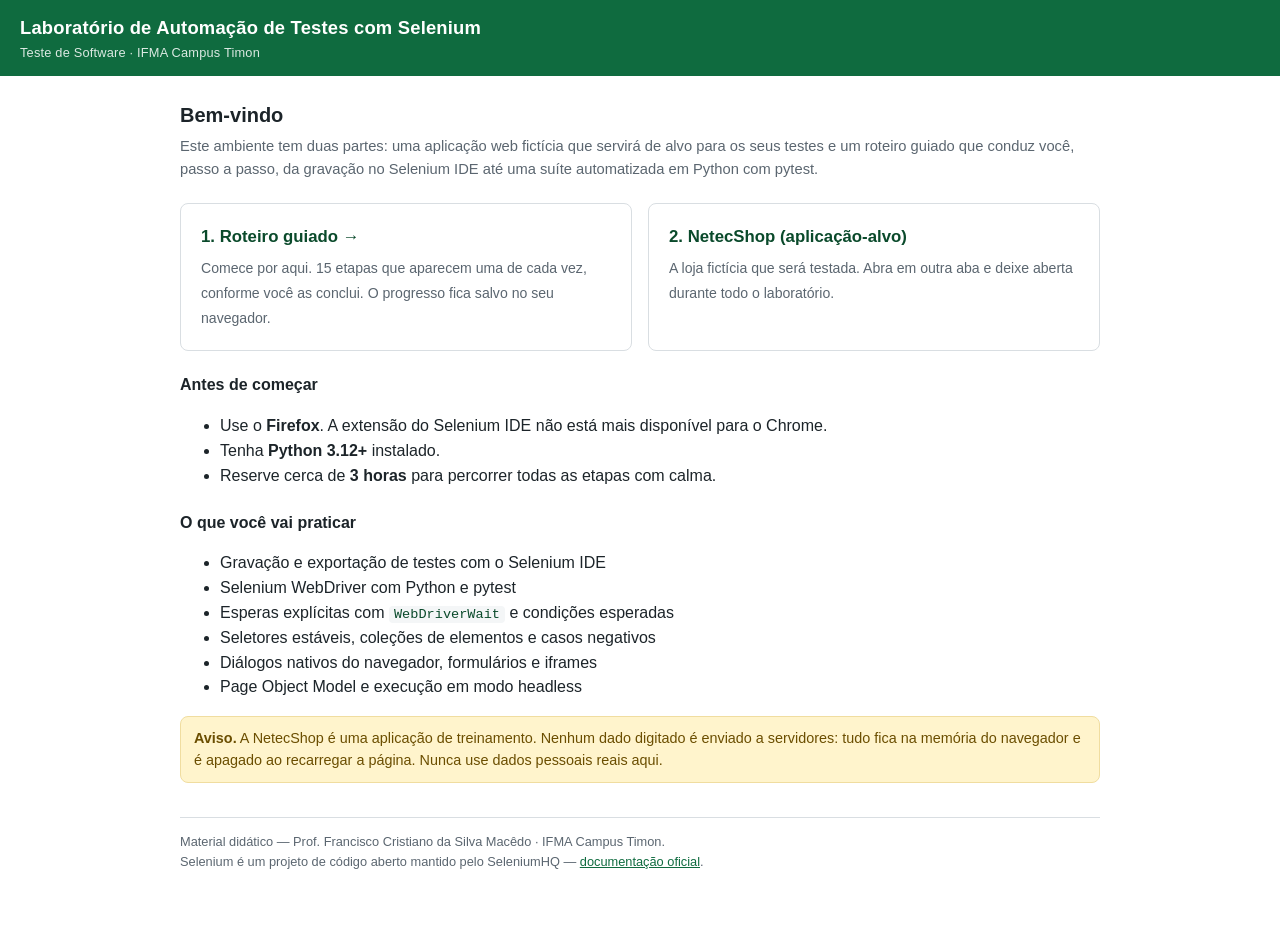
<file: index.html>
<!DOCTYPE html>
<html lang="pt-BR">
<head>
<meta charset="UTF-8">
<meta name="viewport" content="width=device-width, initial-scale=1.0">
<title>Laboratório de Automação de Testes com Selenium - IFMA Campus Timon</title>
<link rel="stylesheet" href="assets/estilo.css">
</head>
<body>

<header class="cabecalho">
  <h1>Laboratório de Automação de Testes com Selenium
    <span class="sub">Teste de Software &middot; IFMA Campus Timon</span>
  </h1>
</header>

<main class="conteudo">

  <h2>Bem-vindo</h2>
  <p class="descricao">
    Este ambiente tem duas partes: uma aplicação web fictícia que servirá de alvo para os seus testes
    e um roteiro guiado que conduz você, passo a passo, da gravação no Selenium IDE até uma suíte
    automatizada em Python com pytest.
  </p>

  <div class="cartoes">
    <a class="cartao" href="roteiro.html">
      <strong>1. Roteiro guiado &#8594;</strong>
      <span>Comece por aqui. 15 etapas que aparecem uma de cada vez, conforme você as conclui.
      O progresso fica salvo no seu navegador.</span>
    </a>
    <a class="cartao" href="app.html">
      <strong>2. NetecShop (aplicação-alvo)</strong>
      <span>A loja fictícia que será testada. Abra em outra aba e deixe aberta durante todo o laboratório.</span>
    </a>
  </div>

  <h3>Antes de começar</h3>
  <ul>
    <li>Use o <strong>Firefox</strong>. A extensão do Selenium IDE não está mais disponível para o Chrome.</li>
    <li>Tenha <strong>Python 3.12+</strong> instalado.</li>
    <li>Reserve cerca de <strong>3 horas</strong> para percorrer todas as etapas com calma.</li>
  </ul>

  <h3>O que você vai praticar</h3>
  <ul>
    <li>Gravação e exportação de testes com o Selenium IDE</li>
    <li>Selenium WebDriver com Python e pytest</li>
    <li>Esperas explícitas com <code class="inline">WebDriverWait</code> e condições esperadas</li>
    <li>Seletores estáveis, coleções de elementos e casos negativos</li>
    <li>Diálogos nativos do navegador, formulários e iframes</li>
    <li>Page Object Model e execução em modo headless</li>
  </ul>

  <div class="msg msg-aviso">
    <strong>Aviso.</strong> A NetecShop é uma aplicação de treinamento. Nenhum dado digitado é enviado
    a servidores: tudo fica na memória do navegador e é apagado ao recarregar a página.
    Nunca use dados pessoais reais aqui.
  </div>

  <footer class="rodape">
    Material didático &mdash; Prof. Francisco Cristiano da Silva Macêdo &middot; IFMA Campus Timon.<br>
    Selenium é um projeto de código aberto mantido pelo SeleniumHQ &mdash;
    <a href="https://www.selenium.dev/documentation/" target="_blank" rel="noopener">documentação oficial</a>.
  </footer>

</main>
</body>
</html>
</file>
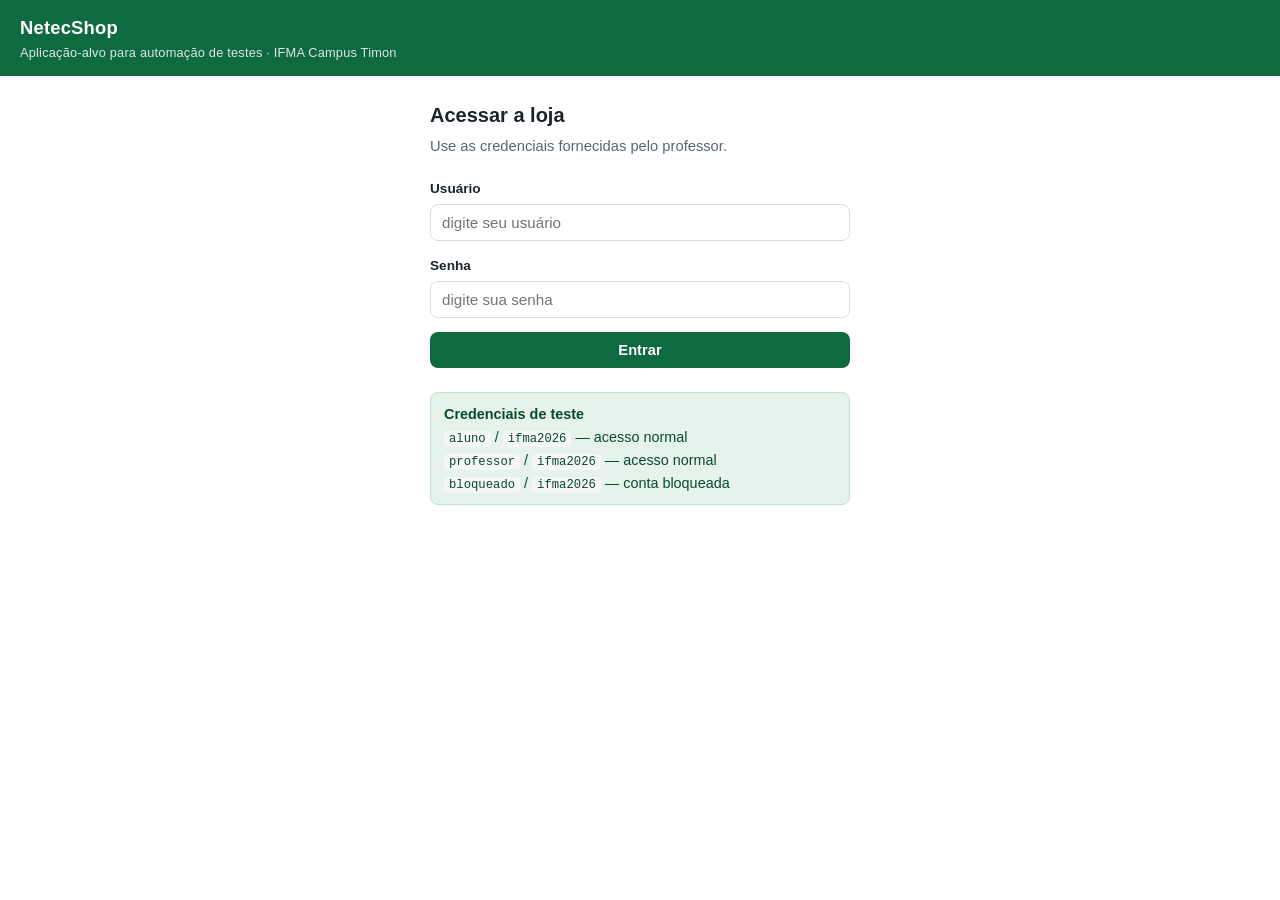
<file: app.html>
<!DOCTYPE html>
<html lang="pt-BR">
<head>
<meta charset="UTF-8">
<meta name="viewport" content="width=device-width, initial-scale=1.0">
<title>NetecShop - Aplicação-alvo de testes</title>
<link rel="stylesheet" href="assets/estilo.css">
</head>
<body>

<header class="cabecalho">
  <h1>NetecShop
    <span class="sub">Aplicação-alvo para automação de testes &middot; IFMA Campus Timon</span>
  </h1>
  <div class="barra-usuario" id="barra-usuario" style="display:none">
    <span id="ola-usuario"></span>
    <span>Carrinho: <strong id="contador-carrinho">0</strong></span>
    <button class="secundario" id="btn-sair">Sair</button>
  </div>
</header>

<!-- ======================= TELA 1: LOGIN ======================= -->
<main class="conteudo conteudo-estreito tela" id="tela-login">
  <h2>Acessar a loja</h2>
  <p class="descricao">Use as credenciais fornecidas pelo professor.</p>

  <div class="campo">
    <label for="usuario">Usuário</label>
    <input type="text" id="usuario" name="usuario" autocomplete="off" placeholder="digite seu usuário">
  </div>

  <div class="campo">
    <label for="senha">Senha</label>
    <input type="password" id="senha" name="senha" autocomplete="off" placeholder="digite sua senha">
  </div>

  <button id="btn-entrar" class="bloco">Entrar</button>

  <div class="carregando oculto" id="carregando">
    <span class="spinner"></span> Verificando credenciais...
  </div>

  <div class="msg msg-erro oculto" id="msg-erro"></div>

  <div class="msg msg-info" style="margin-top:24px">
    <strong>Credenciais de teste</strong><br>
    <code class="inline">aluno</code> / <code class="inline">ifma2026</code> &mdash; acesso normal<br>
    <code class="inline">professor</code> / <code class="inline">ifma2026</code> &mdash; acesso normal<br>
    <code class="inline">bloqueado</code> / <code class="inline">ifma2026</code> &mdash; conta bloqueada
  </div>
</main>

<!-- ======================= TELA 2: CATÁLOGO ======================= -->
<main class="conteudo tela oculto" id="tela-catalogo">
  <h2>Catálogo de produtos</h2>
  <p class="descricao">Busque, adicione itens ao carrinho e siga para o checkout.</p>

  <div class="selo oculto" id="selo-promocao">PROMOÇÃO RELÂMPAGO: frete expresso com desconto hoje!</div>

  <div class="busca">
    <input type="text" id="campo-busca" placeholder="Buscar por nome do produto..." autocomplete="off">
    <button id="btn-buscar">Buscar</button>
    <button class="secundario" id="btn-limpar-busca">Limpar</button>
  </div>

  <div class="carregando oculto" id="buscando">
    <span class="spinner"></span> Filtrando produtos...
  </div>

  <div class="msg msg-aviso oculto" id="msg-vazio">Nenhum produto encontrado.</div>

  <div class="grade-produtos" id="lista-produtos"></div>

  <div class="acoes">
    <button id="btn-ir-carrinho">Ver carrinho</button>
  </div>

  <div class="iframe-caixa">
    <iframe id="frame-newsletter" src="newsletter.html" title="Newsletter NetecShop"></iframe>
  </div>

  <footer class="rodape">
    NetecShop <span id="rodape-versao">v1.0.0</span> &middot; ambiente de treinamento &middot; nenhum dado é enviado a servidores.
  </footer>
</main>

<!-- ======================= TELA 3: CARRINHO ======================= -->
<main class="conteudo tela oculto" id="tela-carrinho">
  <h2>Meu carrinho</h2>
  <p class="descricao">Confira os itens antes de finalizar a compra.</p>

  <div class="msg msg-aviso oculto" id="msg-carrinho-vazio">Seu carrinho está vazio.</div>

  <table id="tabela-carrinho">
    <thead>
      <tr>
        <th>SKU</th>
        <th>Produto</th>
        <th class="num">Qtd.</th>
        <th class="num">Preço</th>
        <th></th>
      </tr>
    </thead>
    <tbody id="corpo-carrinho"></tbody>
  </table>

  <div class="total">Total: <span id="total-carrinho">R$ 0,00</span></div>

  <div class="acoes">
    <button id="btn-finalizar">Finalizar compra</button>
    <button class="secundario" id="btn-voltar-catalogo">Continuar comprando</button>
    <button class="perigo" id="btn-limpar">Esvaziar carrinho</button>
  </div>
</main>

<!-- ======================= TELA 4: CHECKOUT ======================= -->
<main class="conteudo tela oculto" id="tela-checkout">
  <h2>Dados da entrega</h2>
  <p class="descricao">Preencha os dados para concluir o pedido.</p>

  <div class="campo">
    <label for="nome-completo">Nome completo</label>
    <input type="text" id="nome-completo" name="nome-completo" autocomplete="off">
  </div>

  <div class="linha">
    <div class="campo">
      <label for="email">E-mail</label>
      <input type="email" id="email" name="email" autocomplete="off">
    </div>
    <div class="campo">
      <label for="cep">CEP</label>
      <input type="text" id="cep" name="cep" autocomplete="off" placeholder="65630-000">
    </div>
  </div>

  <div class="campo">
    <label for="uf">Estado (UF)</label>
    <select id="uf" name="uf">
      <option value="">Selecione...</option>
      <option value="MA">Maranhão</option>
      <option value="PI">Piauí</option>
      <option value="CE">Ceará</option>
      <option value="PA">Pará</option>
      <option value="TO">Tocantins</option>
    </select>
  </div>

  <h3>Modalidade de entrega</h3>
  <div class="campo-inline">
    <input type="radio" id="entrega-padrao" name="entrega" value="padrao" checked>
    <label for="entrega-padrao">Padrão &mdash; 7 dias úteis (grátis)</label>
  </div>
  <div class="campo-inline">
    <input type="radio" id="entrega-expressa" name="entrega" value="expressa">
    <label for="entrega-expressa">Expressa &mdash; 2 dias úteis (R$ 29,90)</label>
  </div>

  <div class="campo" style="margin-top:16px">
    <label for="observacoes">Observações</label>
    <textarea id="observacoes" name="observacoes" placeholder="Opcional"></textarea>
  </div>

  <div class="campo-inline">
    <input type="checkbox" id="aceite" name="aceite">
    <label for="aceite">Li e aceito os termos de uso e a política de trocas.</label>
  </div>

  <div class="msg msg-erro oculto" id="msg-erro-checkout"></div>

  <div class="carregando oculto" id="processando">
    <span class="spinner"></span> Processando pedido...
  </div>

  <div class="acoes">
    <button id="btn-confirmar">Confirmar pedido</button>
    <button class="secundario" id="btn-voltar-carrinho">Voltar ao carrinho</button>
  </div>
</main>

<!-- ======================= TELA 5: CONFIRMAÇÃO ======================= -->
<main class="conteudo conteudo-estreito tela oculto" id="tela-confirmacao">
  <h2>Pedido confirmado</h2>
  <div class="msg msg-ok" id="msg-sucesso">Pedido confirmado com sucesso!</div>

  <p class="descricao">Guarde o código abaixo para acompanhar sua entrega.</p>

  <table>
    <tbody>
      <tr><th>Código do pedido</th><td><strong id="codigo-pedido"></strong></td></tr>
      <tr><th>Itens</th><td id="resumo-itens"></td></tr>
      <tr><th>Entrega</th><td id="resumo-entrega"></td></tr>
      <tr><th>Total pago</th><td id="resumo-total"></td></tr>
    </tbody>
  </table>

  <div class="acoes">
    <button id="btn-novo-pedido">Fazer novo pedido</button>
  </div>
</main>

<script src="assets/app.js"></script>
</body>
</html>
</file>
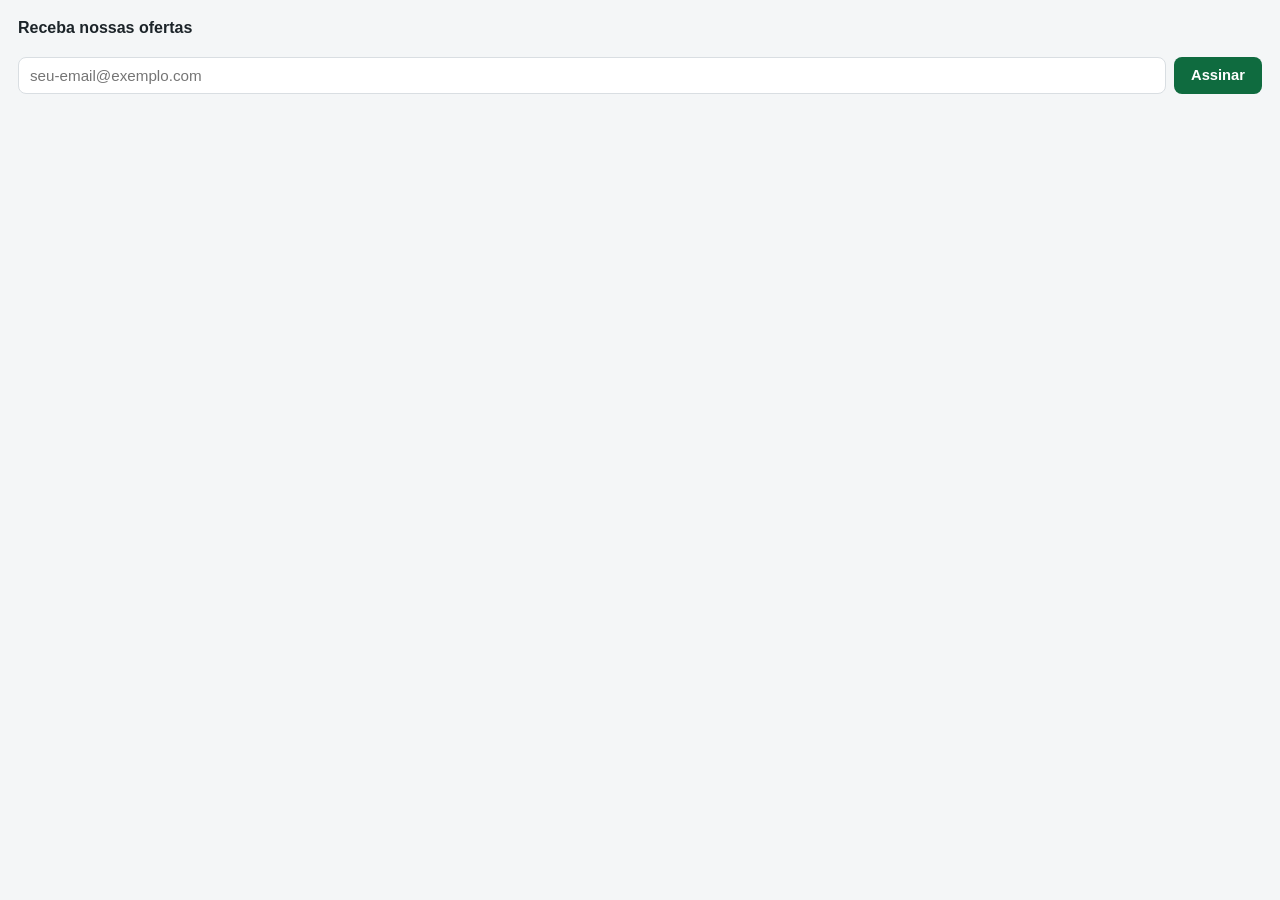
<file: newsletter.html>
<!DOCTYPE html>
<html lang="pt-BR">
<head>
<meta charset="UTF-8">
<meta name="viewport" content="width=device-width, initial-scale=1.0">
<title>Newsletter NetecShop</title>
<link rel="stylesheet" href="assets/estilo.css">
<style>
  body { background: var(--cinza-claro); }
  .conteudo { padding: 16px 18px; max-width: 100%; }
  h3 { margin-top: 0; }
</style>
</head>
<body>
<div class="conteudo">
  <h3>Receba nossas ofertas</h3>
  <div class="busca">
    <input type="email" id="email-news" placeholder="seu-email@exemplo.com" autocomplete="off">
    <button id="btn-assinar">Assinar</button>
  </div>
  <div class="msg msg-ok oculto" id="msg-news">E-mail inscrito com sucesso na newsletter!</div>
  <div class="msg msg-erro oculto" id="msg-news-erro">Informe um e-mail válido.</div>
</div>

<script>
(function () {
  'use strict';
  var botao = document.getElementById('btn-assinar');
  var campo = document.getElementById('email-news');
  var ok = document.getElementById('msg-news');
  var erro = document.getElementById('msg-news-erro');

  botao.addEventListener('click', function () {
    ok.classList.add('oculto');
    erro.classList.add('oculto');
    var valor = campo.value.trim();

    if (valor.indexOf('@') === -1 || valor.indexOf('.') === -1) {
      erro.classList.remove('oculto');
      return;
    }

    botao.disabled = true;
    setTimeout(function () {          // atraso proposital: 700 ms
      botao.disabled = false;
      ok.classList.remove('oculto');
      campo.value = '';
    }, 700);
  });
})();
</script>
</body>
</html>
</file>
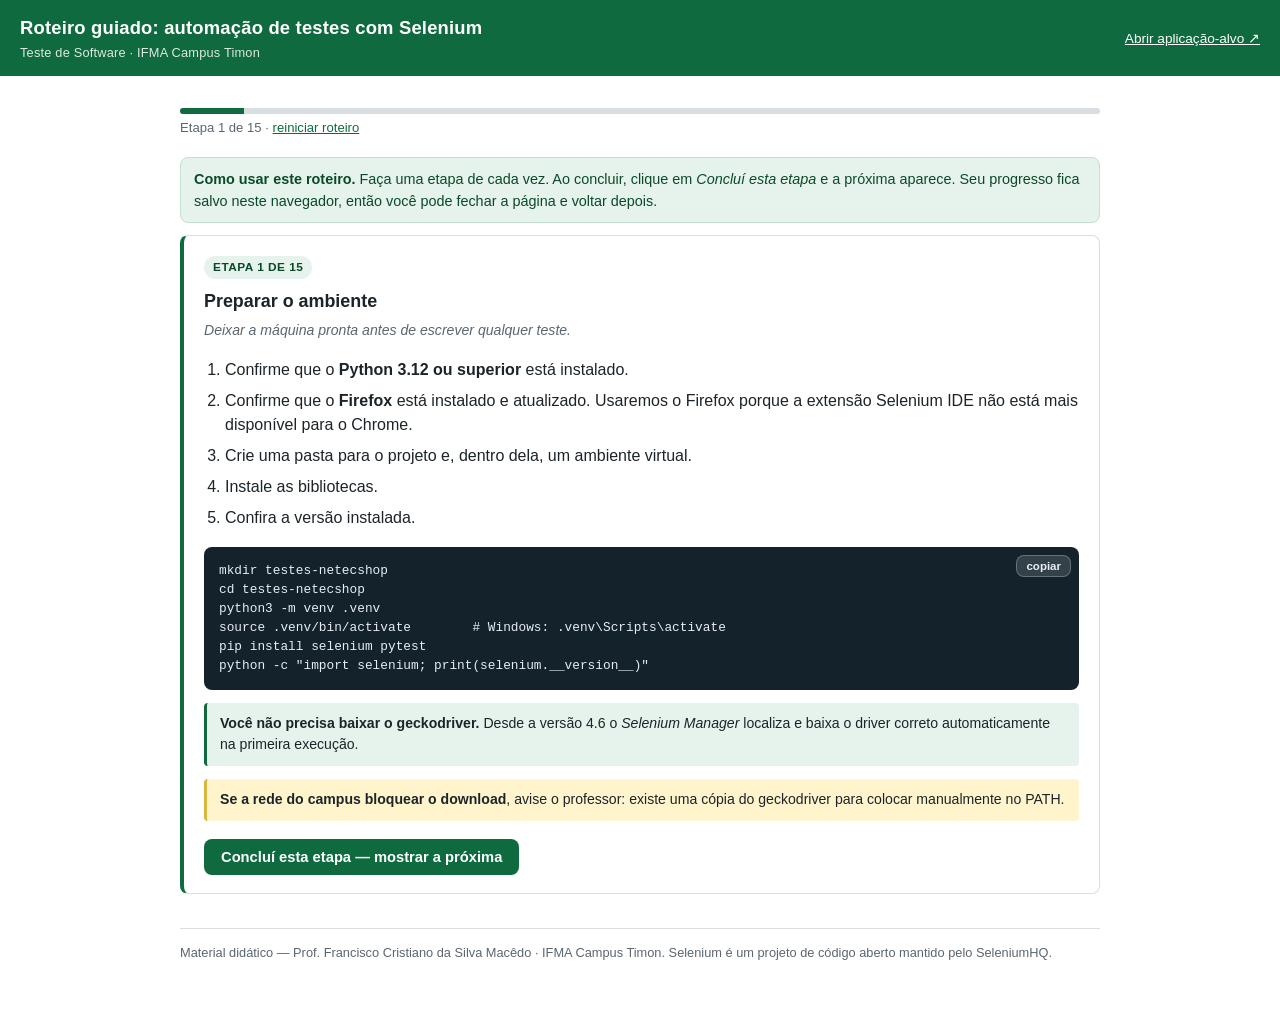
<file: roteiro.html>
<!DOCTYPE html>
<html lang="pt-BR">
<head>
<meta charset="UTF-8">
<meta name="viewport" content="width=device-width, initial-scale=1.0">
<title>Roteiro guiado - Automação de testes com Selenium</title>
<link rel="stylesheet" href="assets/estilo.css">
</head>
<body>

<header class="cabecalho">
  <h1>Roteiro guiado: automação de testes com Selenium
    <span class="sub">Teste de Software &middot; IFMA Campus Timon</span>
  </h1>
  <div class="barra-usuario">
    <a href="app.html" target="_blank" rel="noopener" style="color:#fff;font-size:.85rem">Abrir aplicação-alvo &#8599;</a>
  </div>
</header>

<main class="conteudo">

  <div id="painel-progresso">
    <div class="progresso-barra"><div class="progresso-preenchido" id="progresso-preenchido"></div></div>
    <div class="progresso-texto">
      <span id="progresso-texto">Etapa 1 de 15</span>
      &middot; <a href="#" id="link-reiniciar">reiniciar roteiro</a>
    </div>
  </div>

  <div class="msg msg-info" style="margin-top:18px">
    <strong>Como usar este roteiro.</strong> Faça uma etapa de cada vez. Ao concluir, clique em
    <em>Concluí esta etapa</em> e a próxima aparece. Seu progresso fica salvo neste navegador,
    então você pode fechar a página e voltar depois.
  </div>

  <div id="etapas"></div>

  <div class="msg msg-ok oculto" id="msg-final">
    <strong>Roteiro concluído.</strong> Revise a checklist de entrega da última etapa antes de enviar o trabalho.
  </div>

  <footer class="rodape">
    Material didático &mdash; Prof. Francisco Cristiano da Silva Macêdo &middot; IFMA Campus Timon.
    Selenium é um projeto de código aberto mantido pelo SeleniumHQ.
  </footer>

</main>

<script src="assets/roteiro.js"></script>
</body>
</html>
</file>
<file: assets/estilo.css>
/* NetecShop / Roteiro Selenium - IFMA Campus Timon
   Folha de estilo compartilhada */

:root {
  --verde: #0f6b3f;
  --verde-claro: #e6f2ec;
  --verde-escuro: #0a4a2b;
  --cinza: #5b6670;
  --cinza-claro: #f4f6f7;
  --borda: #d9dee2;
  --texto: #1c2429;
  --erro: #b3261e;
  --erro-fundo: #fdecea;
  --ok: #1a7f37;
  --ok-fundo: #e8f5ea;
  --amarelo: #fff4cc;
  --radius: 8px;
  --fonte: -apple-system, BlinkMacSystemFont, "Segoe UI", Roboto, "Helvetica Neue", Arial, sans-serif;
  --mono: "SFMono-Regular", Consolas, "Liberation Mono", Menlo, monospace;
}

* { box-sizing: border-box; }

body {
  margin: 0;
  font-family: var(--fonte);
  color: var(--texto);
  background: #fff;
  line-height: 1.55;
}

.cabecalho {
  background: var(--verde);
  color: #fff;
  padding: 14px 20px;
  display: flex;
  align-items: center;
  justify-content: space-between;
  flex-wrap: wrap;
  gap: 10px;
}

.cabecalho h1 {
  font-size: 1.15rem;
  margin: 0;
  font-weight: 600;
  letter-spacing: .2px;
}

.cabecalho .sub {
  font-size: .8rem;
  opacity: .85;
  display: block;
  font-weight: 400;
}

.barra-usuario {
  display: flex;
  align-items: center;
  gap: 14px;
  font-size: .9rem;
}

.conteudo {
  max-width: 960px;
  margin: 0 auto;
  padding: 24px 20px 60px;
}

.conteudo-estreito { max-width: 460px; }

h2 { font-size: 1.25rem; margin: 0 0 4px; }
h3 { font-size: 1rem; margin: 22px 0 8px; }

.descricao { color: var(--cinza); font-size: .92rem; margin: 0 0 20px; }

/* ---------- Formulários ---------- */

.campo { margin-bottom: 14px; }

.campo label {
  display: block;
  font-size: .85rem;
  font-weight: 600;
  margin-bottom: 5px;
}

input[type="text"],
input[type="password"],
input[type="email"],
select,
textarea {
  width: 100%;
  padding: 9px 11px;
  border: 1px solid var(--borda);
  border-radius: var(--radius);
  font-size: .95rem;
  font-family: inherit;
  background: #fff;
  color: var(--texto);
}

input:focus, select:focus, textarea:focus {
  outline: 2px solid var(--verde);
  outline-offset: 1px;
  border-color: var(--verde);
}

textarea { min-height: 76px; resize: vertical; }

.campo-inline { display: flex; align-items: center; gap: 8px; margin-bottom: 10px; }
.campo-inline label { font-weight: 400; font-size: .92rem; margin: 0; }

.linha { display: flex; gap: 12px; flex-wrap: wrap; }
.linha > * { flex: 1 1 180px; }

/* ---------- Botões ---------- */

button {
  font-family: inherit;
  font-size: .92rem;
  font-weight: 600;
  padding: 9px 16px;
  border-radius: var(--radius);
  border: 1px solid transparent;
  background: var(--verde);
  color: #fff;
  cursor: pointer;
}

button:hover { background: var(--verde-escuro); }
button:disabled { opacity: .5; cursor: not-allowed; }

button.secundario {
  background: #fff;
  color: var(--verde);
  border-color: var(--borda);
}
button.secundario:hover { background: var(--cinza-claro); }

button.perigo { background: #fff; color: var(--erro); border-color: #f0c9c6; }
button.perigo:hover { background: var(--erro-fundo); }

button.bloco { width: 100%; }

.acoes { display: flex; gap: 10px; flex-wrap: wrap; margin-top: 18px; }

/* ---------- Mensagens ---------- */

.msg { padding: 10px 13px; border-radius: var(--radius); font-size: .9rem; margin: 12px 0; }
.msg-erro { background: var(--erro-fundo); color: var(--erro); border: 1px solid #f0c9c6; }
.msg-ok { background: var(--ok-fundo); color: var(--ok); border: 1px solid #bfe3c6; }
.msg-info { background: var(--verde-claro); color: var(--verde-escuro); border: 1px solid #c3e0d1; }
.msg-aviso { background: var(--amarelo); color: #6b4e00; border: 1px solid #f0dda0; }

.oculto { display: none !important; }

/* ---------- Carregando ---------- */

.carregando { display: flex; align-items: center; gap: 9px; color: var(--cinza); font-size: .88rem; margin: 12px 0; }

.spinner {
  width: 15px; height: 15px;
  border: 2px solid var(--borda);
  border-top-color: var(--verde);
  border-radius: 50%;
  animation: girar .7s linear infinite;
}

@keyframes girar { to { transform: rotate(360deg); } }

/* ---------- Produtos ---------- */

.grade-produtos {
  display: grid;
  grid-template-columns: repeat(auto-fill, minmax(215px, 1fr));
  gap: 14px;
  margin-top: 6px;
}

.produto {
  border: 1px solid var(--borda);
  border-radius: var(--radius);
  padding: 14px;
  display: flex;
  flex-direction: column;
  gap: 6px;
}

.produto-sku { font-size: .72rem; color: var(--cinza); font-family: var(--mono); letter-spacing: .5px; }
.produto-nome { font-weight: 600; font-size: .95rem; }
.produto-preco { color: var(--verde); font-weight: 700; font-size: 1.05rem; margin-bottom: 6px; }
.produto button { margin-top: auto; }

.busca { display: flex; gap: 8px; margin: 16px 0 14px; }
.busca input { flex: 1; }

/* ---------- Tabela ---------- */

table { width: 100%; border-collapse: collapse; margin: 12px 0; font-size: .92rem; }
th, td { text-align: left; padding: 9px 10px; border-bottom: 1px solid var(--borda); }
th { background: var(--cinza-claro); font-size: .8rem; text-transform: uppercase; letter-spacing: .4px; color: var(--cinza); }
td.num, th.num { text-align: right; }

.total { text-align: right; font-size: 1.1rem; font-weight: 700; margin: 10px 0; }

/* ---------- Selo ---------- */

.selo {
  background: var(--amarelo);
  border: 1px dashed #d9b73c;
  color: #6b4e00;
  padding: 9px 13px;
  border-radius: var(--radius);
  font-size: .88rem;
  font-weight: 600;
  margin: 14px 0;
}

/* ---------- Rodapé ---------- */

.rodape {
  border-top: 1px solid var(--borda);
  margin-top: 34px;
  padding-top: 14px;
  font-size: .8rem;
  color: var(--cinza);
}

.iframe-caixa { border: 1px solid var(--borda); border-radius: var(--radius); overflow: hidden; margin-top: 18px; }
.iframe-caixa iframe { width: 100%; height: 180px; border: 0; display: block; }

/* ---------- Roteiro ---------- */

.progresso-barra {
  height: 6px;
  background: var(--borda);
  border-radius: 3px;
  overflow: hidden;
  margin: 8px 0 4px;
}
.progresso-preenchido { height: 100%; background: var(--verde); width: 0; transition: width .35s ease; }
.progresso-texto { font-size: .82rem; color: var(--cinza); }

.etapa {
  border: 1px solid var(--borda);
  border-left: 4px solid var(--verde);
  border-radius: var(--radius);
  padding: 18px 20px;
  margin-bottom: 18px;
  background: #fff;
}

.etapa.concluida { border-left-color: #a9c9b8; background: #fafcfb; }

.etapa-num {
  display: inline-block;
  background: var(--verde-claro);
  color: var(--verde-escuro);
  font-size: .74rem;
  font-weight: 700;
  padding: 2px 9px;
  border-radius: 20px;
  letter-spacing: .5px;
  text-transform: uppercase;
}

.etapa h3 { margin: 9px 0 4px; font-size: 1.12rem; }
.etapa .objetivo { color: var(--cinza); font-size: .88rem; margin: 0 0 14px; font-style: italic; }
.etapa ol, .etapa ul { padding-left: 21px; }
.etapa li { margin-bottom: 6px; }

.bloco-codigo { position: relative; margin: 13px 0; }

.bloco-codigo pre {
  background: #14222b;
  color: #e6edf3;
  padding: 14px 15px;
  border-radius: var(--radius);
  overflow-x: auto;
  font-family: var(--mono);
  font-size: .8rem;
  line-height: 1.5;
  margin: 0;
}

.btn-copiar {
  position: absolute;
  top: 8px; right: 8px;
  font-size: .72rem;
  padding: 4px 9px;
  background: rgba(255,255,255,.14);
  border: 1px solid rgba(255,255,255,.25);
  color: #e6edf3;
}
.btn-copiar:hover { background: rgba(255,255,255,.26); }

code.inline {
  background: var(--cinza-claro);
  padding: 1px 5px;
  border-radius: 4px;
  font-family: var(--mono);
  font-size: .85em;
  color: var(--verde-escuro);
}

.dica { background: var(--verde-claro); border-left: 3px solid var(--verde); padding: 10px 13px; border-radius: 4px; font-size: .88rem; margin: 13px 0; }
.atencao { background: var(--amarelo); border-left: 3px solid #d9b73c; padding: 10px 13px; border-radius: 4px; font-size: .88rem; margin: 13px 0; }

.selo-concluida { color: var(--ok); font-weight: 600; font-size: .88rem; }

.cartoes { display: grid; grid-template-columns: repeat(auto-fit, minmax(240px, 1fr)); gap: 16px; margin: 22px 0; }

.cartao {
  border: 1px solid var(--borda);
  border-radius: var(--radius);
  padding: 20px;
  text-decoration: none;
  color: var(--texto);
  display: block;
}
.cartao:hover { border-color: var(--verde); background: var(--verde-claro); }
.cartao strong { display: block; font-size: 1.05rem; margin-bottom: 6px; color: var(--verde-escuro); }
.cartao span { font-size: .88rem; color: var(--cinza); }

a { color: var(--verde); }

@media (max-width: 520px) {
  .conteudo { padding: 18px 16px 50px; }
  .busca { flex-direction: column; }
}
</file>
